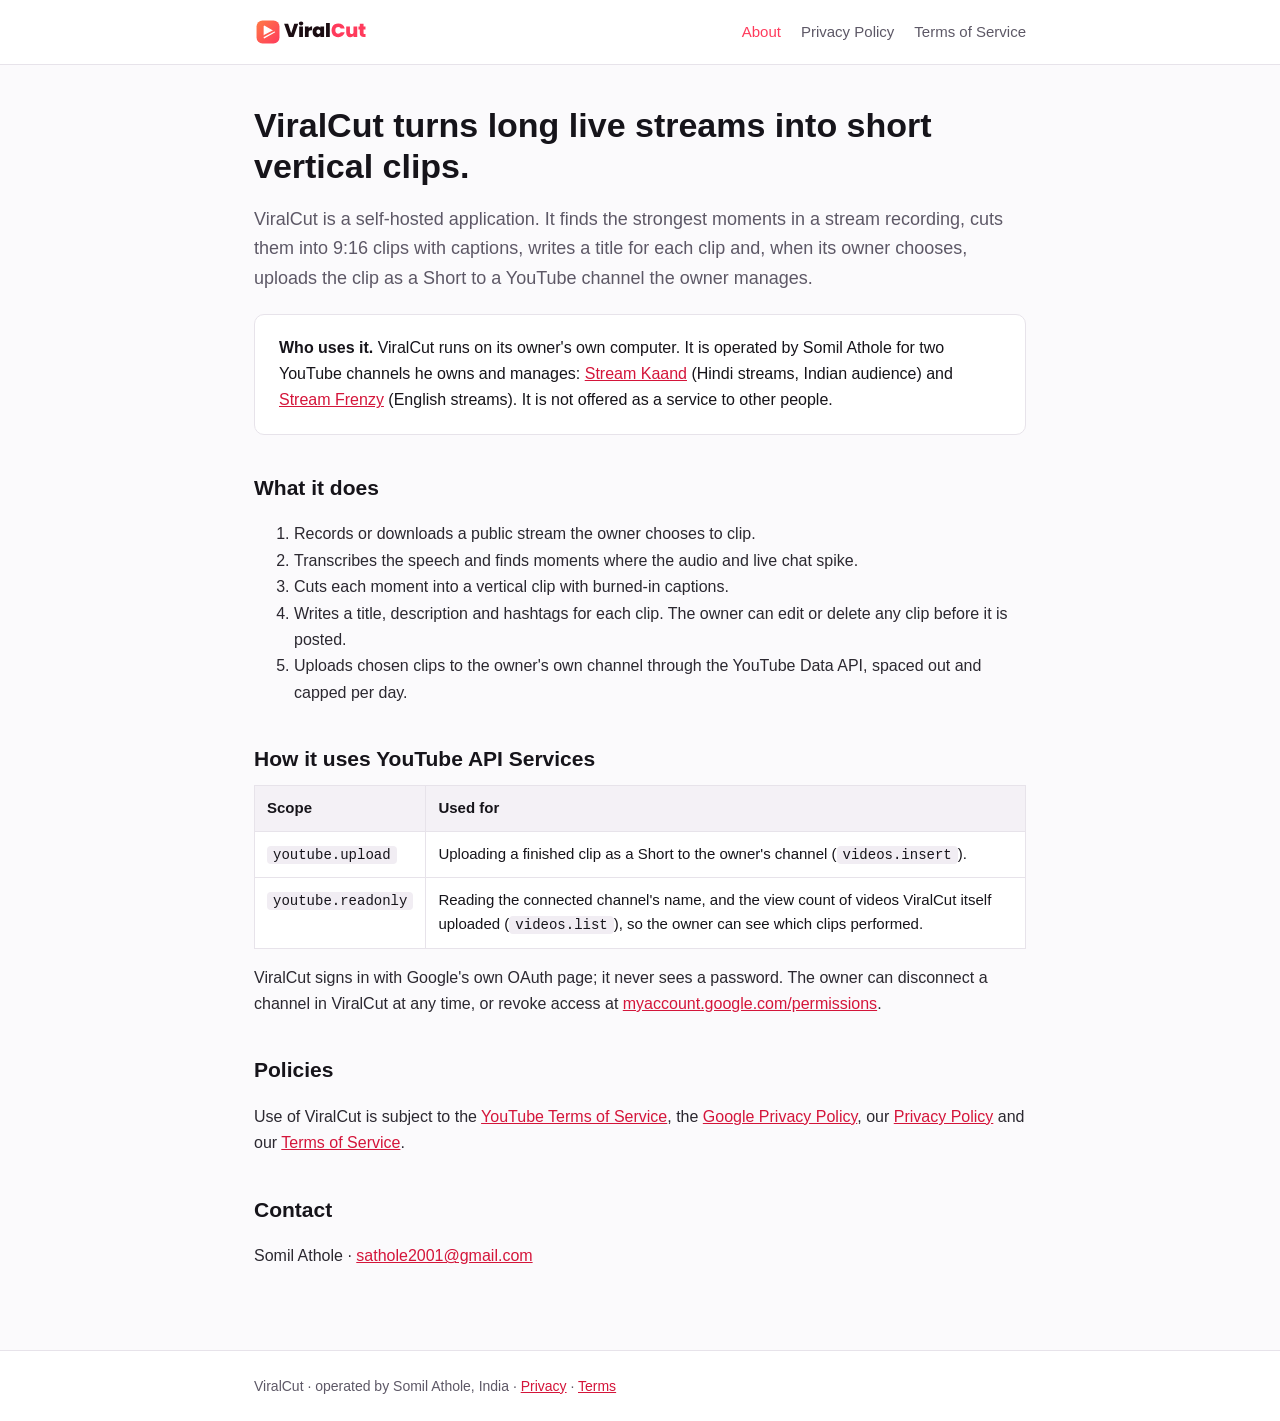
<file: index.html>
<!DOCTYPE html>
<html lang="en">
<head>
<meta charset="utf-8">
<meta name="viewport" content="width=device-width, initial-scale=1">
<title>ViralCut: stream highlights into Shorts</title>
<meta name="description" content="ViralCut is a self-hosted tool that turns long live streams into captioned vertical Shorts and posts them to the owner's own YouTube channels.">
<link rel="icon" href="favicon.svg">
<link rel="stylesheet" href="style.css">
</head>
<body>
<header><div class="wrap"><a href="./"><img src="logo.svg" alt="ViralCut"></a>
<nav><a class="on" href="./">About</a><a href="privacy.html">Privacy Policy</a><a href="terms.html">Terms of Service</a></nav></div></header>
<main><div class="wrap">
<h1>ViralCut turns long live streams into short vertical clips.</h1>
<p class="lead">ViralCut is a self-hosted application. It finds the strongest moments in a stream recording, cuts them into 9:16 clips with captions, writes a title for each clip and, when its owner chooses, uploads the clip as a Short to a YouTube channel the owner manages.</p>

<div class="card">
<b>Who uses it.</b> ViralCut runs on its owner's own computer. It is operated by Somil Athole for two YouTube channels he owns and manages:
<a href="https://www.youtube.com/@streamkaand">Stream Kaand</a> (Hindi streams, Indian audience) and
<a href="https://www.youtube.com/@streamfrenzyus">Stream Frenzy</a> (English streams). It is not offered as a service to other people.
</div>

<h2>What it does</h2>
<ol>
<li>Records or downloads a public stream the owner chooses to clip.</li>
<li>Transcribes the speech and finds moments where the audio and live chat spike.</li>
<li>Cuts each moment into a vertical clip with burned-in captions.</li>
<li>Writes a title, description and hashtags for each clip. The owner can edit or delete any clip before it is posted.</li>
<li>Uploads chosen clips to the owner's own channel through the YouTube Data API, spaced out and capped per day.</li>
</ol>

<h2>How it uses YouTube API Services</h2>
<table>
<tr><th>Scope</th><th>Used for</th></tr>
<tr><td><code>youtube.upload</code></td><td>Uploading a finished clip as a Short to the owner's channel (<code>videos.insert</code>).</td></tr>
<tr><td><code>youtube.readonly</code></td><td>Reading the connected channel's name, and the view count of videos ViralCut itself uploaded (<code>videos.list</code>), so the owner can see which clips performed.</td></tr>
</table>
<p>ViralCut signs in with Google's own OAuth page; it never sees a password. The owner can disconnect a channel in ViralCut at any time, or revoke access at <a href="https://myaccount.google.com/permissions">myaccount.google.com/permissions</a>.</p>

<h2>Policies</h2>
<p>Use of ViralCut is subject to the <a href="https://www.youtube.com/t/terms">YouTube Terms of Service</a>, the <a href="https://policies.google.com/privacy">Google Privacy Policy</a>, our <a href="privacy.html">Privacy Policy</a> and our <a href="terms.html">Terms of Service</a>.</p>

<h2>Contact</h2>
<p>Somil Athole · <a href="mailto:sathole2001@gmail.com">sathole2001@gmail.com</a></p>
</div></main>
<footer><div class="wrap">ViralCut · operated by Somil Athole, India · <a href="privacy.html">Privacy</a> · <a href="terms.html">Terms</a></div></footer>
</body>
</html>
</file>
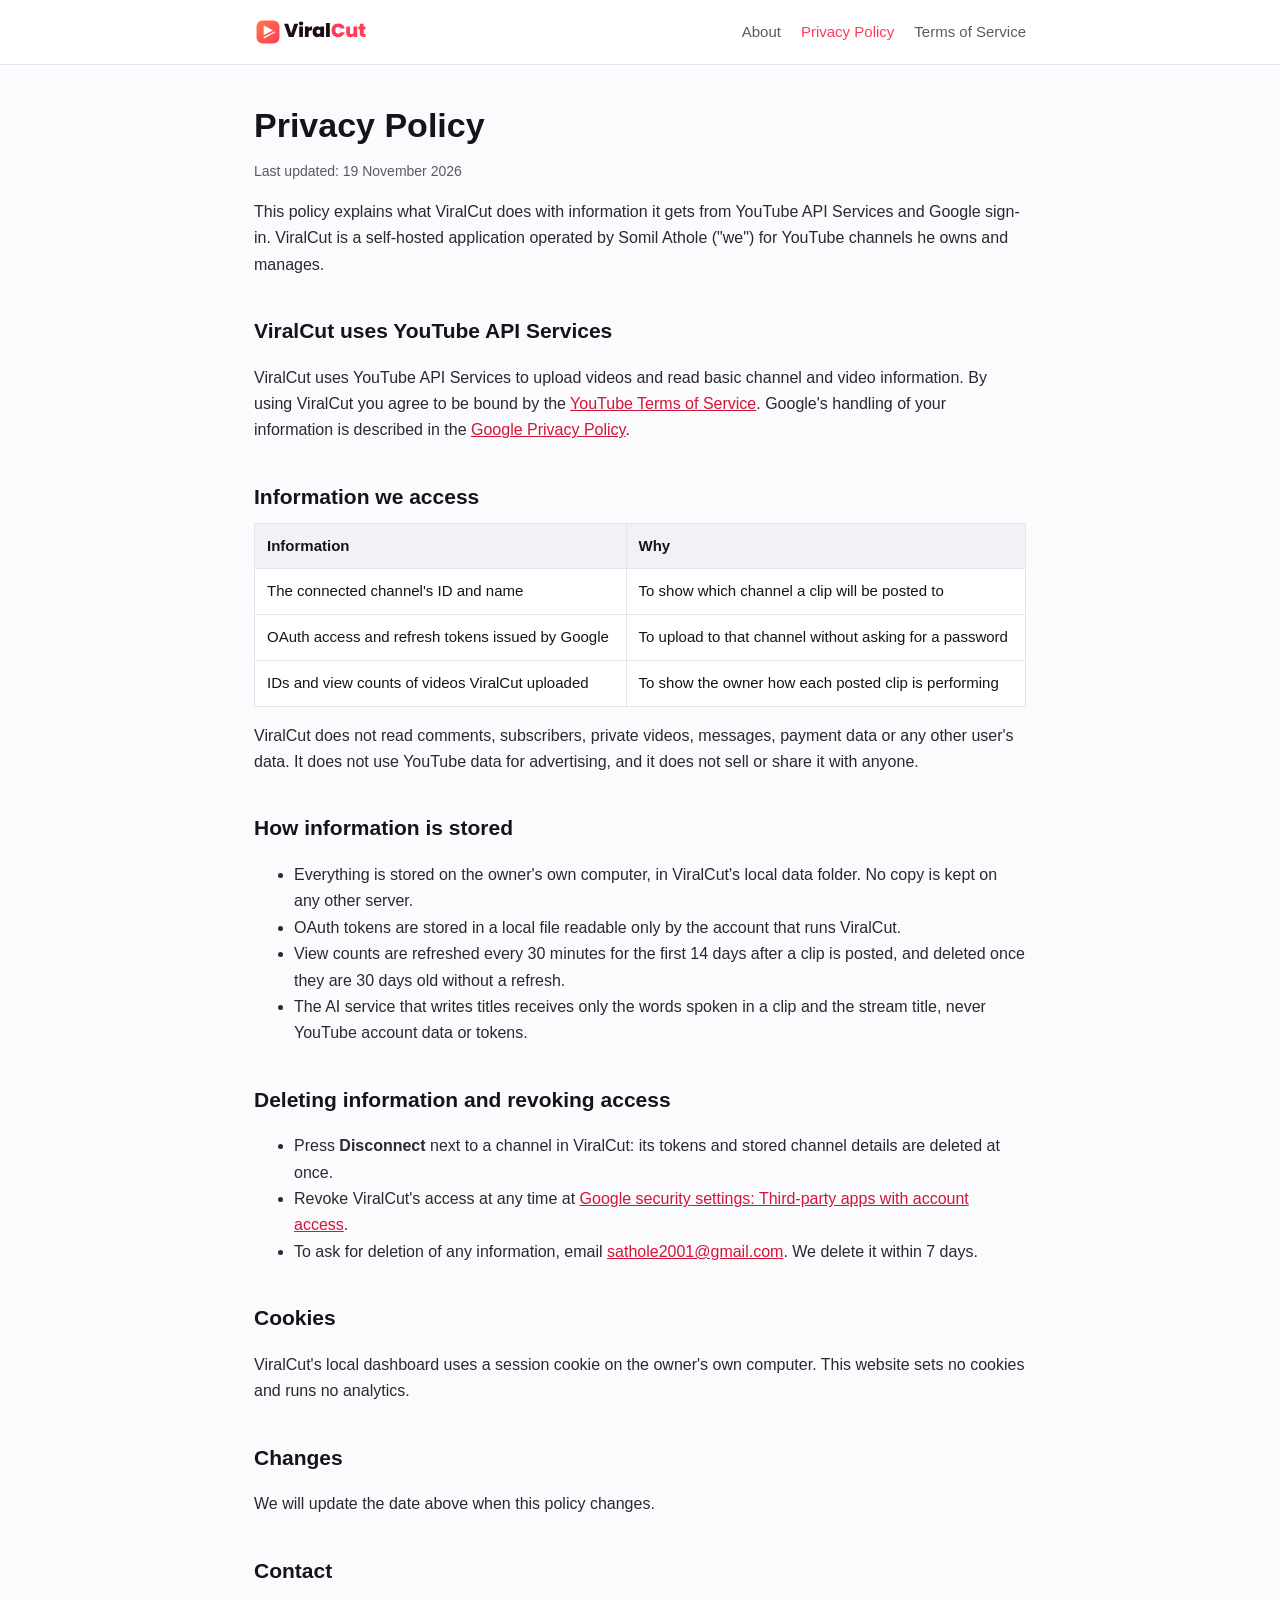
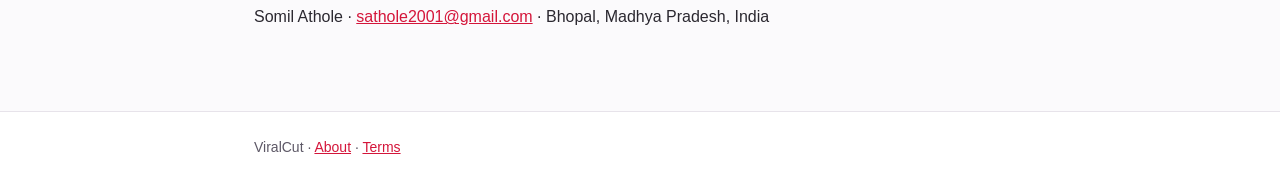
<file: privacy.html>
<!DOCTYPE html>
<html lang="en">
<head>
<meta charset="utf-8">
<meta name="viewport" content="width=device-width, initial-scale=1">
<title>Privacy Policy · ViralCut</title>
<link rel="icon" href="favicon.svg">
<link rel="stylesheet" href="style.css">
</head>
<body>
<header><div class="wrap"><a href="./"><img src="logo.svg" alt="ViralCut"></a>
<nav><a href="./">About</a><a class="on" href="privacy.html">Privacy Policy</a><a href="terms.html">Terms of Service</a></nav></div></header>
<main><div class="wrap">
<h1>Privacy Policy</h1>
<p class="muted">Last updated: 19 November 2026</p>
<p>This policy explains what ViralCut does with information it gets from YouTube API Services and Google sign-in. ViralCut is a self-hosted application operated by Somil Athole ("we") for YouTube channels he owns and manages.</p>

<h2>ViralCut uses YouTube API Services</h2>
<p>ViralCut uses YouTube API Services to upload videos and read basic channel and video information. By using ViralCut you agree to be bound by the <a href="https://www.youtube.com/t/terms">YouTube Terms of Service</a>. Google's handling of your information is described in the <a href="https://policies.google.com/privacy">Google Privacy Policy</a>.</p>

<h2>Information we access</h2>
<table>
<tr><th>Information</th><th>Why</th></tr>
<tr><td>The connected channel's ID and name</td><td>To show which channel a clip will be posted to</td></tr>
<tr><td>OAuth access and refresh tokens issued by Google</td><td>To upload to that channel without asking for a password</td></tr>
<tr><td>IDs and view counts of videos ViralCut uploaded</td><td>To show the owner how each posted clip is performing</td></tr>
</table>
<p>ViralCut does not read comments, subscribers, private videos, messages, payment data or any other user's data. It does not use YouTube data for advertising, and it does not sell or share it with anyone.</p>

<h2>How information is stored</h2>
<ul>
<li>Everything is stored on the owner's own computer, in ViralCut's local data folder. No copy is kept on any other server.</li>
<li>OAuth tokens are stored in a local file readable only by the account that runs ViralCut.</li>
<li>View counts are refreshed every 30 minutes for the first 14 days after a clip is posted, and deleted once they are 30 days old without a refresh.</li>
<li>The AI service that writes titles receives only the words spoken in a clip and the stream title, never YouTube account data or tokens.</li>
</ul>

<h2>Deleting information and revoking access</h2>
<ul>
<li>Press <b>Disconnect</b> next to a channel in ViralCut: its tokens and stored channel details are deleted at once.</li>
<li>Revoke ViralCut's access at any time at <a href="https://myaccount.google.com/permissions">Google security settings: Third-party apps with account access</a>.</li>
<li>To ask for deletion of any information, email <a href="mailto:sathole2001@gmail.com">sathole2001@gmail.com</a>. We delete it within 7 days.</li>
</ul>

<h2>Cookies</h2>
<p>ViralCut's local dashboard uses a session cookie on the owner's own computer. This website sets no cookies and runs no analytics.</p>

<h2>Changes</h2>
<p>We will update the date above when this policy changes.</p>

<h2>Contact</h2>
<p>Somil Athole · <a href="mailto:sathole2001@gmail.com">sathole2001@gmail.com</a> · Bhopal, Madhya Pradesh, India</p>
</div></main>
<footer><div class="wrap">ViralCut · <a href="./">About</a> · <a href="terms.html">Terms</a></div></footer>
</body>
</html>
</file>
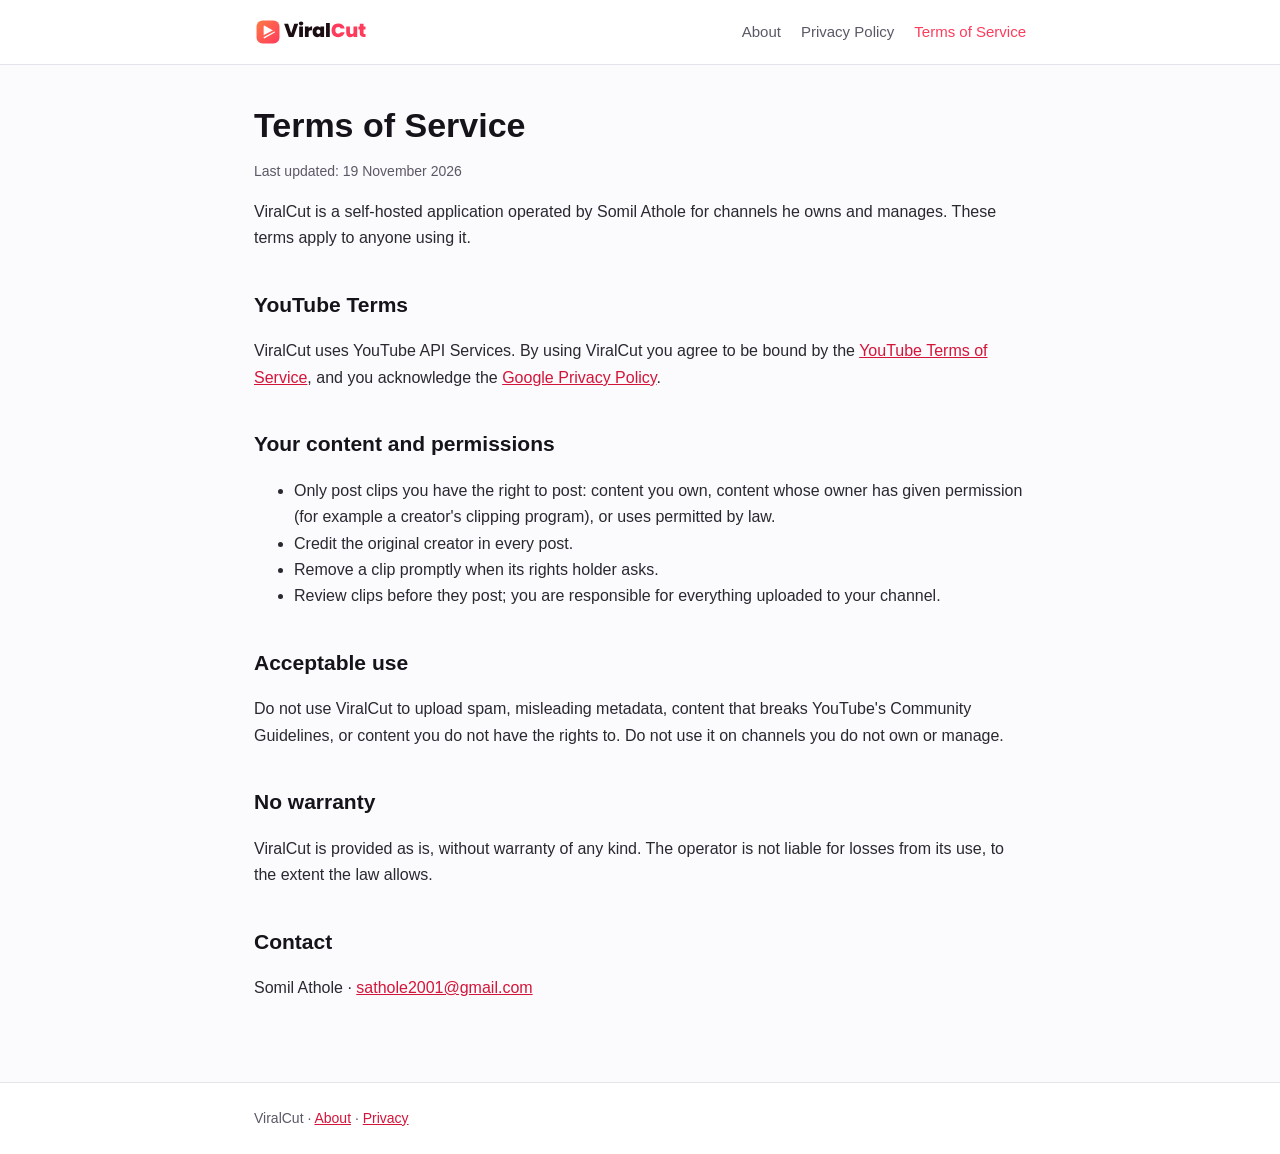
<file: terms.html>
<!DOCTYPE html>
<html lang="en">
<head>
<meta charset="utf-8">
<meta name="viewport" content="width=device-width, initial-scale=1">
<title>Terms of Service · ViralCut</title>
<link rel="icon" href="favicon.svg">
<link rel="stylesheet" href="style.css">
</head>
<body>
<header><div class="wrap"><a href="./"><img src="logo.svg" alt="ViralCut"></a>
<nav><a href="./">About</a><a href="privacy.html">Privacy Policy</a><a class="on" href="terms.html">Terms of Service</a></nav></div></header>
<main><div class="wrap">
<h1>Terms of Service</h1>
<p class="muted">Last updated: 19 November 2026</p>
<p>ViralCut is a self-hosted application operated by Somil Athole for channels he owns and manages. These terms apply to anyone using it.</p>

<h2>YouTube Terms</h2>
<p>ViralCut uses YouTube API Services. By using ViralCut you agree to be bound by the <a href="https://www.youtube.com/t/terms">YouTube Terms of Service</a>, and you acknowledge the <a href="https://policies.google.com/privacy">Google Privacy Policy</a>.</p>

<h2>Your content and permissions</h2>
<ul>
<li>Only post clips you have the right to post: content you own, content whose owner has given permission (for example a creator's clipping program), or uses permitted by law.</li>
<li>Credit the original creator in every post.</li>
<li>Remove a clip promptly when its rights holder asks.</li>
<li>Review clips before they post; you are responsible for everything uploaded to your channel.</li>
</ul>

<h2>Acceptable use</h2>
<p>Do not use ViralCut to upload spam, misleading metadata, content that breaks YouTube's Community Guidelines, or content you do not have the rights to. Do not use it on channels you do not own or manage.</p>

<h2>No warranty</h2>
<p>ViralCut is provided as is, without warranty of any kind. The operator is not liable for losses from its use, to the extent the law allows.</p>

<h2>Contact</h2>
<p>Somil Athole · <a href="mailto:sathole2001@gmail.com">sathole2001@gmail.com</a></p>
</div></main>
<footer><div class="wrap">ViralCut · <a href="./">About</a> · <a href="privacy.html">Privacy</a></div></footer>
</body>
</html>
</file>
<file: style.css>
:root { --ink: #16141a; --muted: #5d5866; --line: #e7e3ea; --accent: #ff3b5c; --bg: #fbfafc; }
* { box-sizing: border-box; }
body { margin: 0; font: 16px/1.65 -apple-system, "Segoe UI", Roboto, "Helvetica Neue", Arial, sans-serif; color: var(--ink); background: var(--bg); }
header { border-bottom: 1px solid var(--line); background: #fff; }
.wrap { max-width: 820px; margin: 0 auto; padding: 0 24px; }
header .wrap { display: flex; align-items: center; justify-content: space-between; height: 64px; }
header img { height: 28px; display: block; }
nav a { color: var(--muted); text-decoration: none; margin-left: 20px; font-size: 15px; }
nav a:hover, nav a.on { color: var(--accent); }
main { padding: 40px 0 64px; }
h1 { font-size: 34px; line-height: 1.2; margin: 0 0 12px; }
h2 { font-size: 21px; margin: 36px 0 8px; }
p, li { color: #2b2830; }
.lead { font-size: 18px; color: var(--muted); }
.card { background: #fff; border: 1px solid var(--line); border-radius: 10px; padding: 20px 24px; margin: 20px 0; }
table { border-collapse: collapse; width: 100%; background: #fff; }
td, th { border: 1px solid var(--line); padding: 10px 12px; text-align: left; vertical-align: top; font-size: 15px; }
th { background: #f4f1f6; }
code { background: #f1edf3; padding: 1px 6px; border-radius: 4px; font-size: 14px; }
a { color: #d4153a; }
footer { border-top: 1px solid var(--line); padding: 24px 0; color: var(--muted); font-size: 14px; background: #fff; }
.muted { color: var(--muted); font-size: 14px; }
</file>
